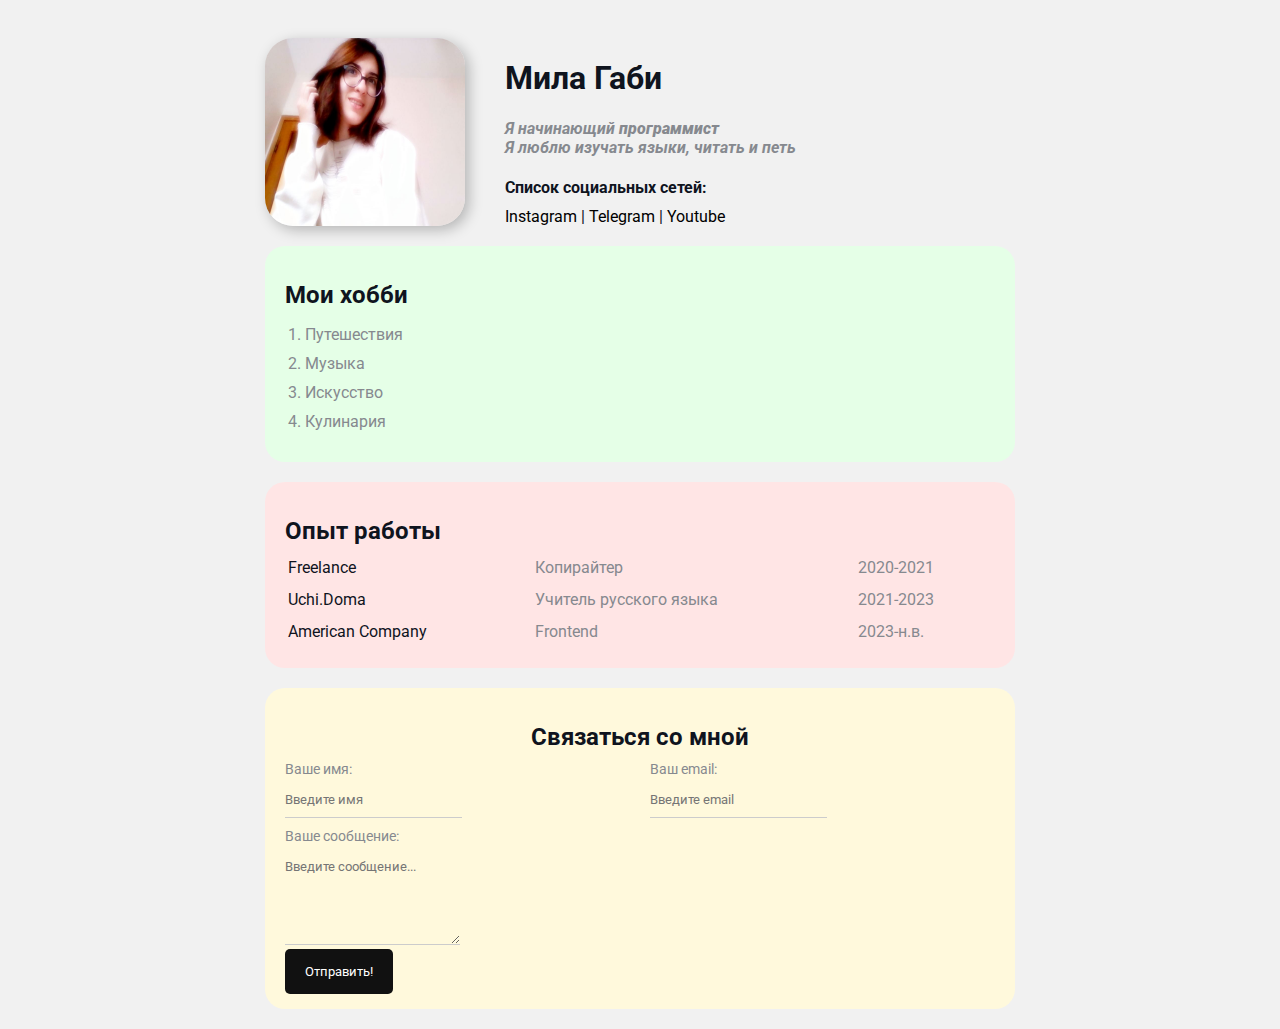
<file: 01_text.html>
<!DOCTYPE html>
<lang="en">
<head>
    <meta charset="UTF-8">
    <meta http-equiv="X-UA-Compatible" content="IE=edge">
    <meta name="viewport" content="width=device-width, initial-scale=1.0">
    <meta name="keywords" content="mila, cv, resume">
    <meta name="description" content="Это сайт - резюме Милы Габи">
    <link rel="stylesheet" href="styles.css">
    <title>Mila Resume</title>
</head>
        <div class="container">
        <div class="info">
    <img src="webcam-toy-photo5.jpg" alt="Мила Габи" class="avatar">
        <div class="info-text">
        <h1>Мила Габи</h1>

        <p>Я начинающий <strong>программист</strong></p>

        <p>Я люблю <em>изучать языки, читать и петь</em></p>

        <h4>Список социальных сетей:</h4>


            <a href="https://instagram.com/__mila.gabi__" target="_blank">Instagram</a> 
            |
            <a href="https://t.me/milagabi" target="_blank">Telegram</a>
            |
            <a href="https://www.youtube.com/channel/UCFvF0pqjT1qP8HUj0p2oXFg" target="_blank">Youtube</a>
            </div>
            </div>
        
        <div class="card bg-green">  
        <h2>Мои хобби</h2>

        <ol class="list">
            <li>Путешествия</li>
            <li>Музыка</li>
            <li>Искусство</li>
            <li>Кулинария</li>
        </ol>
        </div>  

        <div class="card bg-red">
        <h2>Опыт работы</h2>

        <table class="table">
            <!-- <thead>
                <tr>
                    <th>Название</th>
                    <th>Должность</th>
                    <th>Год</th>    
                </tr>
            </thead> -->
            <tbody>
            <tr>
                <td>Freelance</td>
                <td>Копирайтер</td>
                <td>2020-2021</td>    
            </tr>
            <tr>
                <td>Uchi.Doma</td>
                <td>Учитель русского языка</td>
                <td>2021-2023</td>    
            </tr>
            <tr>
                <td>American Company</td>
                <td>Frontend</td>
                <td>2023-н.в.</td>    
            </tr>
            </tbody>
            </table>
            </div>

            <div class="card bg-yellow">
           

            <form action="/" class="form">
                <h2>Связаться со мной</h2>

                <div class="form-row">

                <div class="form-group">
                    <label for="name">Ваше имя:</label>
                    <input type="text" id="name" placeholder="Введите имя">
                </div>

                <div class="form-group">
                    <label for="email">Ваш email:</label>
                    <input type="email" id="email" placeholder="Введите email">
                </div>
            </div>
                <div class="form-group">
                    <label for="message">Ваше сообщение:</label>
                    <textarea id="message" cols="20" rows=5 placeholder="Введите сообщение..."></textarea>
                </div>

                <input class="btn" type="submit" value="Отправить!">
            </form>    






























            </form>
    </div>        
</body>
</html>
</file>
<file: styles.css>
@import url('https://fonts.googleapis.com/css2?family=Roboto&display=swap');

body {
    font-family: "Roboto", sans-serif;
    font-size: 16px;
    font-weight: normal;
    background: #f1f1f1;
    color: #0f141e;
}

a {
  color: #000;
  text-decoration: none;
}

a:hover {
  text-decoration: underline;                            
}

a:active {
    color: blue;
}

a:visited {
    color: grey;
}

.container {
    max-width: 750px;
    margin: auto;
    padding-top: 30px;
}

.avatar {
  width: 200px;
  border-radius: 28px;
  box-shadow: 4px 4px 14px rgba(0, 0, 0, .25);
}

.info {
    margin-bottom: 20px;
    display: flex;
}

.info-text {
    margin-left: 40px;
}

.info-text p {
    font-style: italic;
    font-weight: bold;
    color: #86898f;
    margin: 0;
}

.info-text h4 {
    margin-bottom: 10px;
}

@media (max-width: 650px) {
  .info {
    display: block;
    text-align: center;
   }
}

.card {
    border-radius: 20px;
    padding: 15px 20px;
    margin-bottom: 20px;
}

.card h2{
    margin-bottom: 10px;
}

.bg-yellow {
    background: #fff9dc;
}

.bg-red {
    background: #ffe5e5;
}

.bg-green {
    background: #e5ffe7;
}

.btn {
    background: #111;
    padding: 15px 20px;
    color: #fff;
    border: none;
    cursor: pointer;
    border-radius: 5px;
    font-family: inherit;
}

.btn:hover {
    opacity: 0.8;
    color: orange;
}

.list {
    padding: 0 20px;
}

.list li {
    color: #86898f;
    margin-bottom: 10px;
}

.table {
    width: 100%;
}

.table td {
    padding-bottom: 10px;
}

.table td:nth-child(2),
.table td:nth-child(3) {
    color: #86898f
}

.form h2 {
    text-align: center;
}

.form-row {
    margin-bottom: 10px;
    display: flex;
}

.form-row .form-group{
    margin-right: 20px;
    width: 50%;
    /* display: inline-block; */
    /* width: calc(50%-20px); */
}

.form-row .form-group:last-child {
    margin-right: 0;
}

@media (max-width: 650px) {
    .form-row {
        display: block;
    }

    .form-row .form-group {
        width: 100%;
        margin-right: 0;
        margin-bottom: 10px;
    }
}

.form-group label {
    display: block;
    font-size: 14px;
    color: #86898f;
}

.form-group input,
.form-group textarea {
    weight: 100%;
    box-sizing: border-box;
    border: none;
    background: transparent;
    border-bottom: 1px solid #ccc;
    color: #000;
    padding: 15px 0 10px;
    outline: none;
    font-family: inherit;
}
</file>
